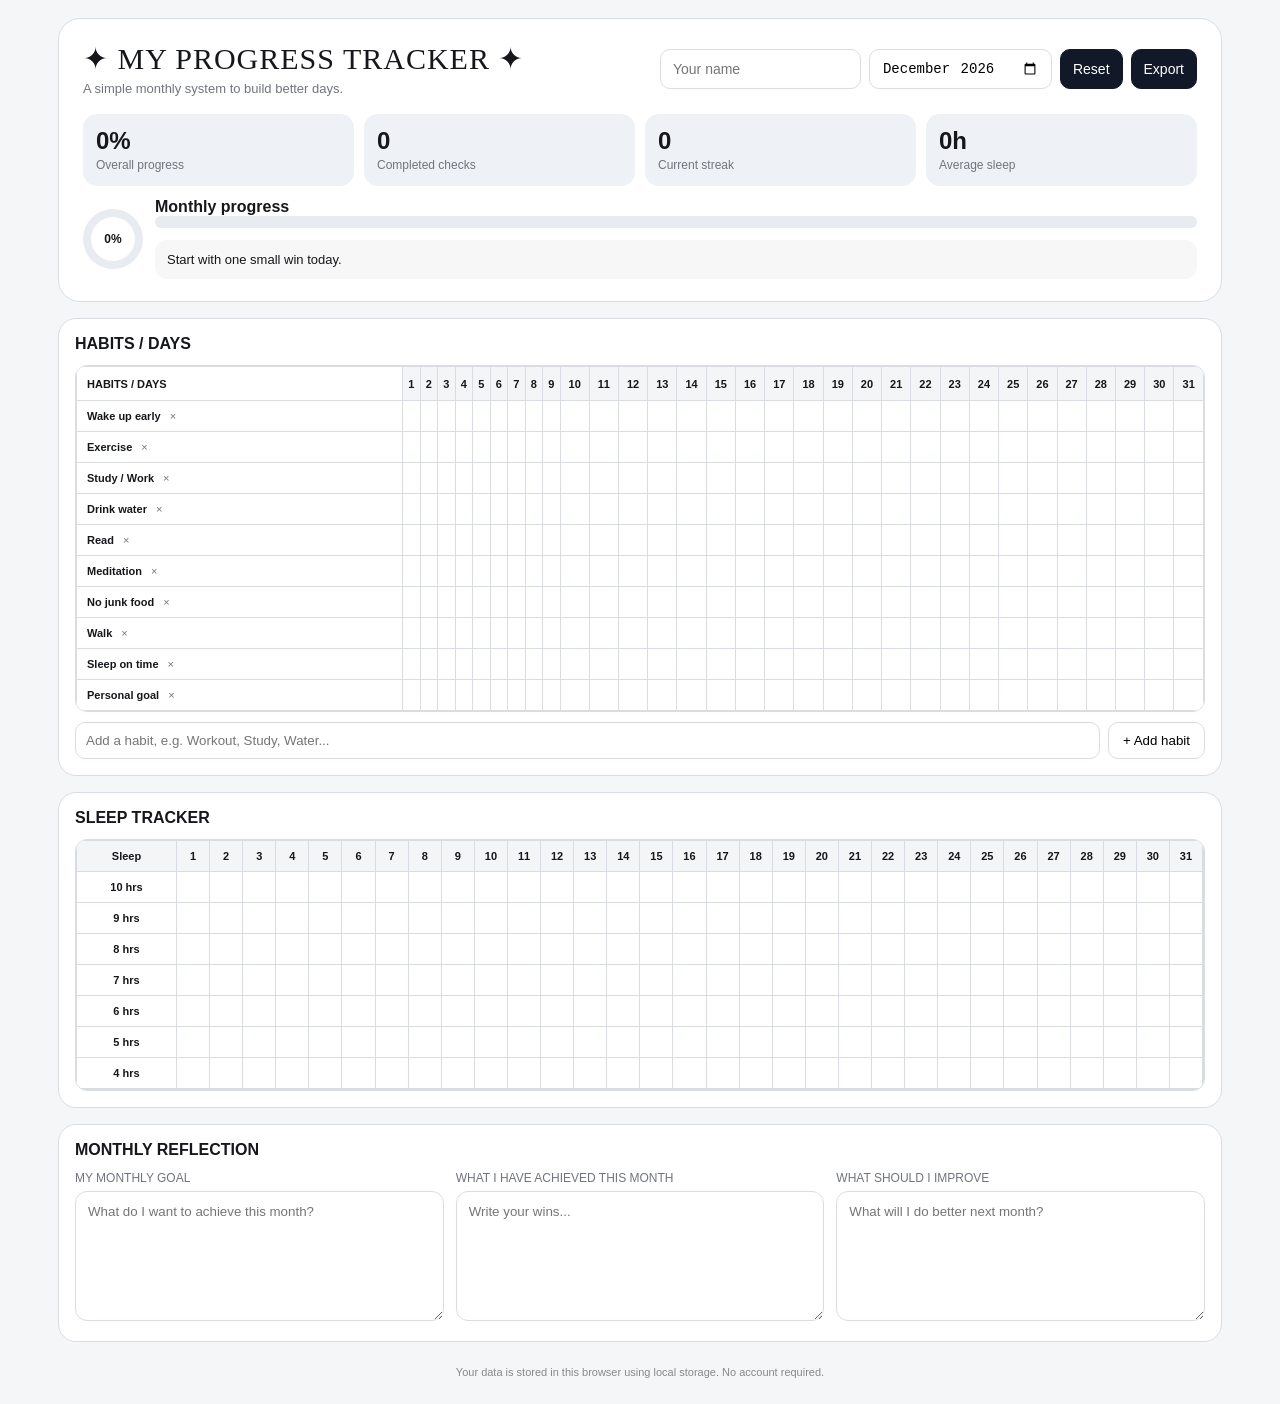
<file: my_progress_tracker-1.html>
<!DOCTYPE html>
<html lang="en">
<head>
<meta charset="UTF-8">
<meta name="viewport" content="width=device-width, initial-scale=1.0">
<title>My Progress Tracker</title>
<style>
:root{--bg:#f5f6f8;--card:#fff;--text:#15171a;--muted:#70757d;--line:#d9dde3;--accent:#111827;--good:#16a34a;--soft:#eef2f7}
*{box-sizing:border-box}body{margin:0;background:var(--bg);font-family:Arial,Helvetica,sans-serif;color:var(--text)}
.app{max-width:1200px;margin:auto;padding:18px}
.hero{background:#fff;border:1px solid var(--line);border-radius:22px;padding:22px 24px;margin-bottom:16px}
.top{display:flex;justify-content:space-between;align-items:center;gap:16px}.title{font-family:Georgia,serif;font-size:30px;letter-spacing:1px}.sub{color:var(--muted);font-size:13px;margin-top:5px}
.controls{display:flex;gap:8px;flex-wrap:wrap}.controls input,.controls select,.controls button{border:1px solid var(--line);background:#fff;border-radius:10px;padding:10px 12px;font-size:14px}.controls button{cursor:pointer;background:var(--accent);color:#fff;border-color:var(--accent)}
.stats{display:grid;grid-template-columns:repeat(4,1fr);gap:10px;margin-top:18px}.stat{background:var(--soft);border-radius:14px;padding:13px}.stat b{display:block;font-size:24px}.stat span{color:var(--muted);font-size:12px}
.card{background:var(--card);border:1px solid var(--line);border-radius:18px;padding:16px;margin-bottom:16px}.card h2{font-size:16px;margin:0 0 12px}
.tablewrap{overflow-x:auto;border:1px solid var(--line);border-radius:12px}.tracker{border-collapse:collapse;min-width:1050px;width:100%}.tracker th,.tracker td{border:1px solid var(--line);height:31px;text-align:center;font-size:11px}.tracker th:first-child,.tracker td:first-child{position:sticky;left:0;background:#fff;z-index:2;min-width:170px;text-align:left;padding-left:10px;font-weight:600}.tracker th{background:#f4f5f7;height:34px}.day{cursor:pointer;background:#fff}.day.done{background:#111827;color:#fff;font-weight:bold}.habit-actions{display:flex;gap:5px;float:right}.mini{font-size:11px;border:0;background:transparent;color:#777;cursor:pointer}
.addrow{display:flex;gap:8px;margin-top:10px}.addrow input{flex:1;border:1px solid var(--line);border-radius:10px;padding:10px}.addrow button{border:1px solid var(--line);border-radius:10px;background:#fff;padding:10px 14px;cursor:pointer}
.sleep-grid{display:grid;grid-template-columns:100px repeat(31,1fr);border:1px solid var(--line);overflow-x:auto;min-width:1050px}.sleep-grid>div{min-width:32px;height:31px;border-right:1px solid var(--line);border-bottom:1px solid var(--line);display:flex;align-items:center;justify-content:center;font-size:11px}.sleep-grid .head{background:#f4f5f7;font-weight:bold}.sleep-cell{cursor:pointer}.sleep-cell.selected{background:#111827;color:#fff;font-weight:bold}
.notes{display:grid;grid-template-columns:repeat(3,1fr);gap:12px}.notes label{font-size:12px;color:var(--muted);display:block;margin-bottom:6px}.notes textarea{width:100%;min-height:130px;border:1px solid var(--line);border-radius:12px;padding:12px;resize:vertical;font-family:inherit}
.progressbar{height:12px;background:#e8ebef;border-radius:20px;overflow:hidden}.progressbar div{height:100%;background:#111827;width:0%;transition:.25s}.ringline{display:flex;align-items:center;gap:12px;margin-top:12px}.ring{width:60px;height:60px;border-radius:50%;display:grid;place-items:center;background:conic-gradient(#111827 var(--p),#e8ebef 0)}.ring:after{content:attr(data-v);width:44px;height:44px;background:#fff;border-radius:50%;display:grid;place-items:center;font-size:12px;font-weight:bold}
.motivation{margin-top:12px;padding:12px;border-radius:12px;background:#f7f7f8;font-size:13px}.footer{color:#888;text-align:center;font-size:11px;padding:8px}
@media(max-width:700px){.app{padding:10px}.top{align-items:flex-start;flex-direction:column}.title{font-size:25px}.stats{grid-template-columns:repeat(2,1fr)}.notes{grid-template-columns:1fr}.hero{padding:16px}.controls{width:100%}.controls input,.controls select,.controls button{flex:1}}
</style>
</head>
<body>
<div class="app">
<section class="hero">
  <div class="top">
    <div><div class="title">✦ MY PROGRESS TRACKER ✦</div><div class="sub">A simple monthly system to build better days.</div></div>
    <div class="controls">
      <input id="name" placeholder="Your name">
      <input id="month" type="month">
      <button onclick="resetMonth()">Reset</button>
      <button onclick="exportData()">Export</button>
    </div>
  </div>
  <div class="stats">
    <div class="stat"><b id="overall">0%</b><span>Overall progress</span></div>
    <div class="stat"><b id="completed">0</b><span>Completed checks</span></div>
    <div class="stat"><b id="streak">0</b><span>Current streak</span></div>
    <div class="stat"><b id="sleepavg">0h</b><span>Average sleep</span></div>
  </div>
  <div class="ringline"><div class="ring" id="ring" data-v="0%"></div><div style="flex:1"><b>Monthly progress</b><div class="progressbar"><div id="bar"></div></div><div class="motivation" id="msg">Start with one small win today. Consistency beats perfection.</div></div></div>
</section>

<section class="card">
<h2>HABITS / DAYS</h2>
<div class="tablewrap"><table class="tracker"><thead id="habitHead"></thead><tbody id="habitBody"></tbody></table></div>
<div class="addrow"><input id="habitInput" placeholder="Add a habit, e.g. Workout, Study, Water..."><button onclick="addHabit()">+ Add habit</button></div>
</section>

<section class="card">
<h2>SLEEP TRACKER</h2>
<div class="tablewrap"><div class="sleep-grid" id="sleepGrid"></div></div>
</section>

<section class="card">
<h2>MONTHLY REFLECTION</h2>
<div class="notes">
<div><label>MY MONTHLY GOAL</label><textarea id="goal" placeholder="What do I want to achieve this month?"></textarea></div>
<div><label>WHAT I HAVE ACHIEVED THIS MONTH</label><textarea id="achieved" placeholder="Write your wins..."></textarea></div>
<div><label>WHAT SHOULD I IMPROVE</label><textarea id="improve" placeholder="What will I do better next month?"></textarea></div>
</div>
</section>
<div class="footer">Your data is stored in this browser using local storage. No account required.</div>
</div>
<script>
const KEY='my_progress_tracker_v1';
let data=JSON.parse(localStorage.getItem(KEY)||'null')||{name:'',month:'',habits:['Wake up early','Exercise','Study / Work','Drink water','Read','Meditation','No junk food','Walk','Sleep on time','Personal goal'],checks:{},sleep:{},goal:'',achieved:'',improve:''};
const $=id=>document.getElementById(id);
function save(){localStorage.setItem(KEY,JSON.stringify(data)); renderStats();}
function daysInMonth(){if(!data.month)return 31;let [y,m]=data.month.split('-').map(Number);return new Date(y,m,0).getDate()}
function render(){
$('name').value=data.name||'';$('month').value=data.month||new Date().toISOString().slice(0,7);
if(!data.month)data.month=$('month').value;
$('goal').value=data.goal||'';$('achieved').value=data.achieved||'';$('improve').value=data.improve||'';
renderHabits();renderSleep();renderStats();
}
function renderHabits(){
let d=daysInMonth(), head='<tr><th>HABITS / DAYS</th>';for(let i=1;i<=d;i++)head+=`<th>${i}</th>`;head+='</tr>';$('habitHead').innerHTML=head;
let body='';data.habits.forEach((h,r)=>{body+=`<tr><td>${escapeHtml(h)} <button class="mini" onclick="removeHabit(${r})">×</button></td>`;for(let day=1;day<=d;day++){let k=r+'-'+day,done=!!data.checks[k];body+=`<td class="day ${done?'done':''}" onclick="toggle(${r},${day})">${done?'✓':''}</td>`}body+='</tr>'});$('habitBody').innerHTML=body;
}
function renderSleep(){
let d=daysInMonth(), html='<div class="head">Sleep</div>';for(let i=1;i<=d;i++)html+=`<div class="head">${i}</div>`;
for(let h=10;h>=4;h--){html+=`<div><b>${h} hrs</b></div>`;for(let day=1;day<=d;day++){let val=data.sleep[day];html+=`<div class="sleep-cell ${val==h?'selected':''}" onclick="setSleep(${day},${h})">${val==h?'✓':''}</div>`}}$('sleepGrid').innerHTML=html;
}
function toggle(r,day){let k=r+'-'+day;data.checks[k]=!data.checks[k];save();renderHabits()}
function setSleep(day,h){data.sleep[day]=data.sleep[day]===h?0:h;save();renderSleep()}
function addHabit(){let v=$('habitInput').value.trim();if(!v)return;data.habits.push(v);$('habitInput').value='';save();renderHabits()}
function removeHabit(r){if(data.habits.length<=1)return;if(confirm('Remove this habit?')){data.habits.splice(r,1);let c={};Object.keys(data.checks).forEach(k=>{let [rr,dd]=k.split('-').map(Number);if(rr<r)c[rr+'-'+dd]=data.checks[k];else if(rr>r)c[(rr-1)+'-'+dd]=data.checks[k]});data.checks=c;save();renderHabits()}}
function renderStats(){
let d=daysInMonth(), total=data.habits.length*d, done=Object.values(data.checks).filter(Boolean).length, pct=total?Math.round(done/total*100):0;
$('overall').textContent=pct+'%';$('completed').textContent=done;
let dates=[];for(let day=1;day<=d;day++){let count=data.habits.filter((_,r)=>data.checks[r+'-'+day]).length;if(count===data.habits.length)dates.push(day)}
let cur=0;for(let x=d;x>=1;x--){if(dates.includes(x))cur++;else if(x<d)break}
$('streak').textContent=cur;
let vals=Object.values(data.sleep).filter(v=>v>=4&&v<=10),avg=vals.length?(vals.reduce((a,b)=>a+b,0)/vals.length).toFixed(1):0;$('sleepavg').textContent=avg+'h';
$('bar').style.width=pct+'%';$('ring').style.setProperty('--p',pct+'%');$('ring').dataset.v=pct+'%';
$('msg').textContent=pct===0?'Start with one small win today.':pct<25?'Good start — keep showing up.':pct<50?'You are building momentum.':pct<75?'Nice consistency. Keep going!':pct<100?'Excellent progress — finish strong!':'Amazing! You completed the month.';
}
function resetMonth(){if(confirm('Reset all checks, sleep and notes for this month?')){data.checks={};data.sleep={};data.goal='';data.achieved='';data.improve='';save();render()}}
function exportData(){let blob=new Blob([JSON.stringify(data,null,2)],{type:'application/json'}),a=document.createElement('a');a.href=URL.createObjectURL(blob);a.download='progress-tracker.json';a.click();URL.revokeObjectURL(a.href)}
function escapeHtml(s){return s.replace(/[&<>"']/g,m=>({'&':'&amp;','<':'&lt;','>':'&gt;','"':'&quot;',"'":'&#39;'}[m]))}
$('name').oninput=e=>{data.name=e.target.value;save()};$('month').onchange=e=>{data.month=e.target.value;data.checks={};data.sleep={};save();render()};
['goal','achieved','improve'].forEach(id=>$(id).oninput=e=>{data[id]=e.target.value;save()});
render();
</script>
</body>
</html>
</file>
